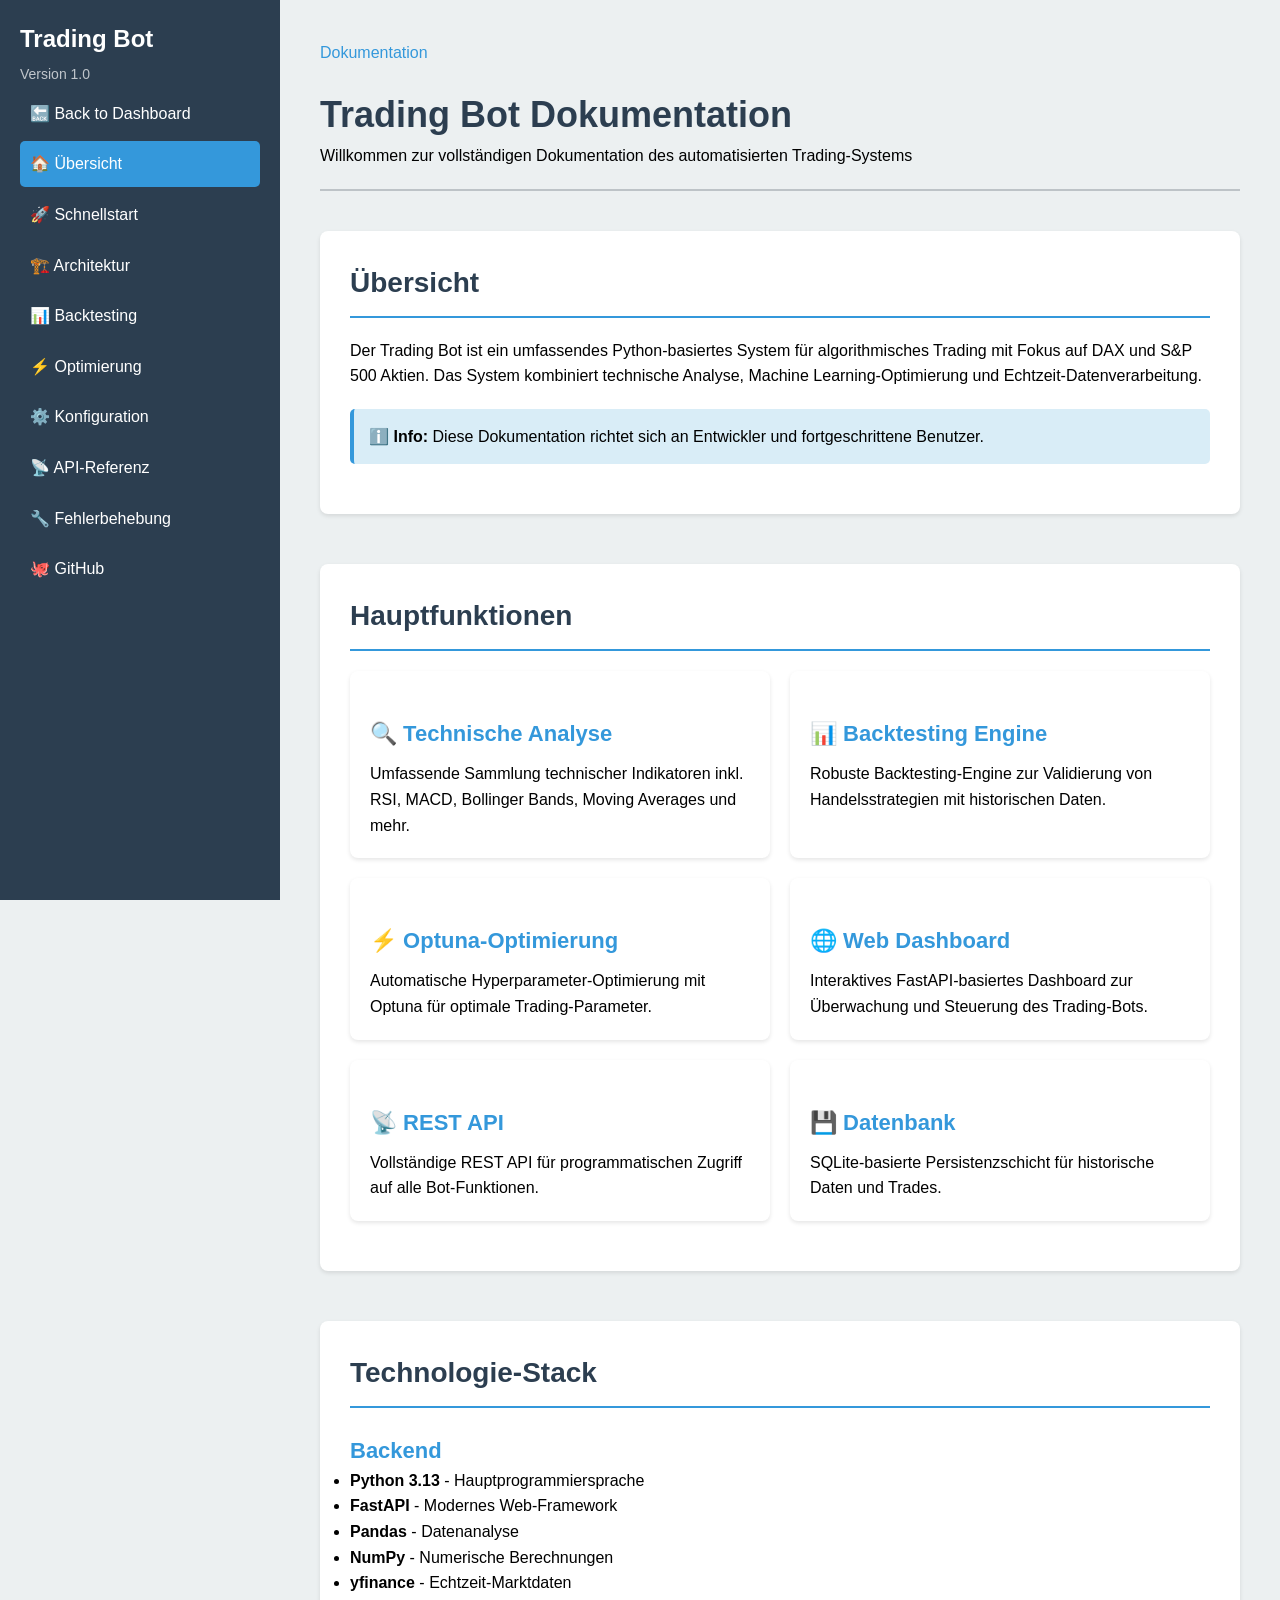
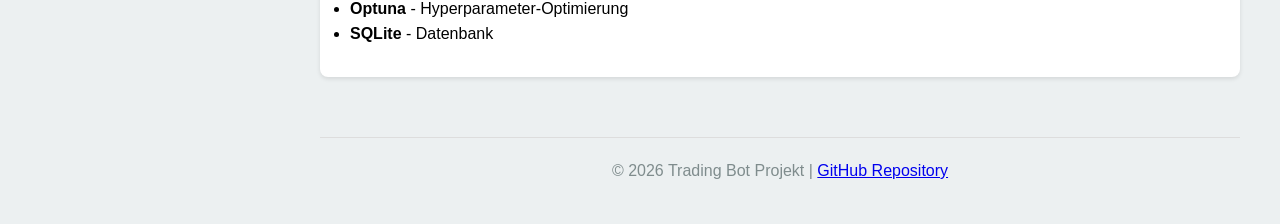
<file: Doku/index.html>
<!DOCTYPE html>
<html lang="de">
<head>
    <meta charset="UTF-8">
    <meta name="viewport" content="width=device-width, initial-scale=1.0">
    <title>Übersicht - Trading Bot Dokumentation</title>
    <link rel="stylesheet" href="css/style.css">
    <link rel="icon" href="/static/css/favicon.ico" type="image/x-icon">
</head>
<body>
    <div class="container">
        <aside class="sidebar">
    <div class="sidebar-header">
        <h1>Trading Bot</h1>
        <p class="version">Version 1.0</p>
    </div>
    <nav>
        <ul class="nav-menu">
            <li><a href="../">🔙 Back to Dashboard</a></li>
            <li><a href="index.html">🏠 Übersicht</a></li>
            <li><a href="getting-started.html">🚀 Schnellstart</a></li>
            <li><a href="architecture.html">🏗️ Architektur</a></li>
            <li><a href="backtesting.html">📊 Backtesting</a></li>
            <li><a href="optimization.html">⚡ Optimierung</a></li>
            <li><a href="configuration.html">⚙️ Konfiguration</a></li>
            <li><a href="api-reference.html">📡 API-Referenz</a></li>
            <li><a href="troubleshooting.html">🔧 Fehlerbehebung</a></li>
            <li><a href="https://github.com/moraine128/trading_app.git" target="_blank">🐙 GitHub</a></li>
        </ul>
    </nav>
</aside>
        <main class="main-content">
            <div class="breadcrumb">
                <a href="index.html">Dokumentation</a>
            </div>
            
<div class="doc-header">
    <h1>Trading Bot Dokumentation</h1>
    <p class="subtitle">Willkommen zur vollständigen Dokumentation des automatisierten Trading-Systems</p>
</div>

<section class="section">
    <h2>Übersicht</h2>
    <p>Der Trading Bot ist ein umfassendes Python-basiertes System für algorithmisches Trading mit Fokus auf DAX und S&P 500 Aktien. Das System kombiniert technische Analyse, Machine Learning-Optimierung und Echtzeit-Datenverarbeitung.</p>
    <div class="alert alert-info">
        <strong>ℹ️ Info:</strong> Diese Dokumentation richtet sich an Entwickler und fortgeschrittene Benutzer.
    </div>
</section>

<section class="section">
    <h2>Hauptfunktionen</h2>
    <div class="card-grid">
        <div class="card">
            <h3>🔍 Technische Analyse</h3>
            <p>Umfassende Sammlung technischer Indikatoren inkl. RSI, MACD, Bollinger Bands, Moving Averages und mehr.</p>
        </div>
        <div class="card">
            <h3>📊 Backtesting Engine</h3>
            <p>Robuste Backtesting-Engine zur Validierung von Handelsstrategien mit historischen Daten.</p>
        </div>
        <div class="card">
            <h3>⚡ Optuna-Optimierung</h3>
            <p>Automatische Hyperparameter-Optimierung mit Optuna für optimale Trading-Parameter.</p>
        </div>
        <div class="card">
            <h3>🌐 Web Dashboard</h3>
            <p>Interaktives FastAPI-basiertes Dashboard zur Überwachung und Steuerung des Trading-Bots.</p>
        </div>
        <div class="card">
            <h3>📡 REST API</h3>
            <p>Vollständige REST API für programmatischen Zugriff auf alle Bot-Funktionen.</p>
        </div>
        <div class="card">
            <h3>💾 Datenbank</h3>
            <p>SQLite-basierte Persistenzschicht für historische Daten und Trades.</p>
        </div>
    </div>
</section>

<section class="section">
    <h2>Technologie-Stack</h2>
    <h3>Backend</h3>
    <ul>
        <li><strong>Python 3.13</strong> - Hauptprogrammiersprache</li>
        <li><strong>FastAPI</strong> - Modernes Web-Framework</li>
        <li><strong>Pandas</strong> - Datenanalyse</li>
        <li><strong>NumPy</strong> - Numerische Berechnungen</li>
        <li><strong>yfinance</strong> - Echtzeit-Marktdaten</li>
        <li><strong>Optuna</strong> - Hyperparameter-Optimierung</li>
        <li><strong>SQLite</strong> - Datenbank</li>
    </ul>
</section>

            <footer class="doc-footer">
                <p>&copy; 2026 Trading Bot Projekt | <a href="https://github.com/moraine128/trading_app.git">GitHub Repository</a></p>
            </footer>
        </main>
    </div>
    <script src="js/navigation.js"></script>
</body>
</html>
</file>
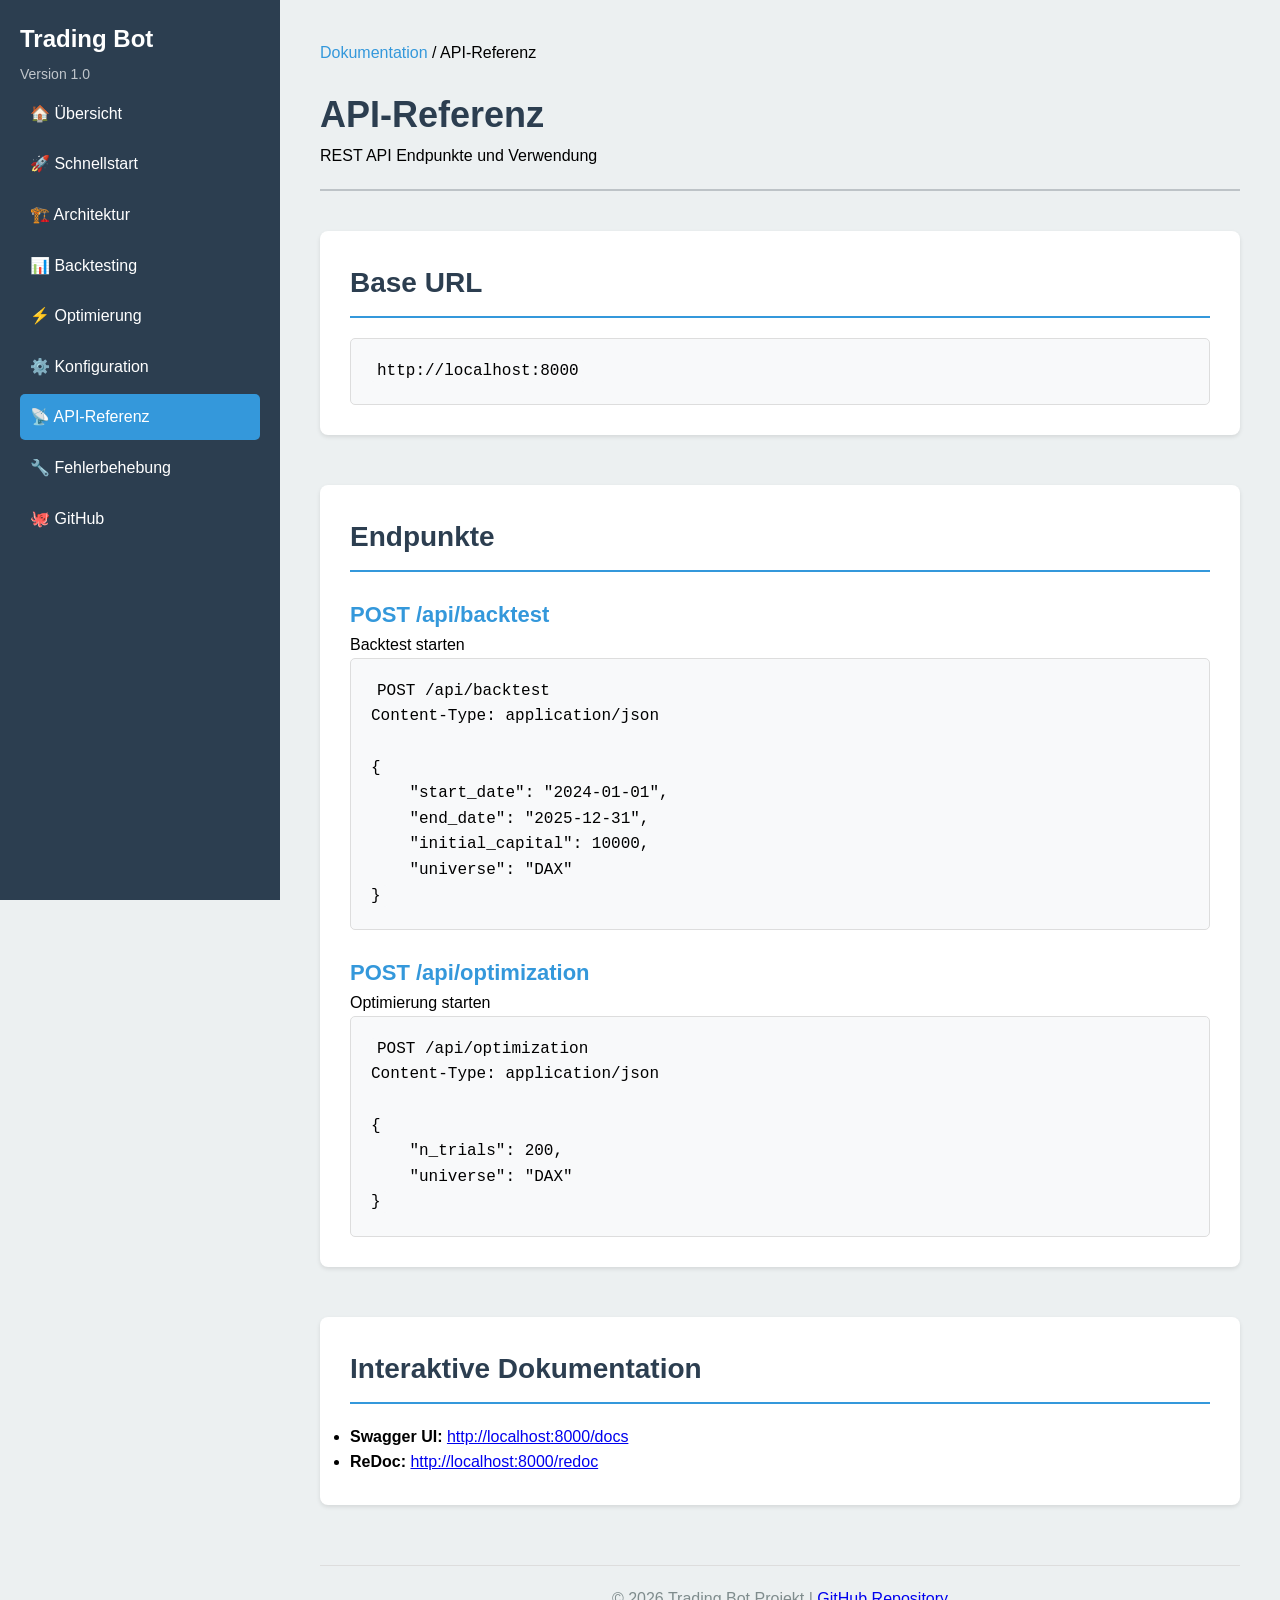
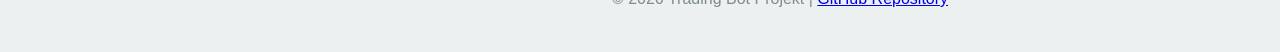
<file: Doku/api-reference.html>
<!DOCTYPE html>
<html lang="de">
<head>
    <meta charset="UTF-8">
    <meta name="viewport" content="width=device-width, initial-scale=1.0">
    <title>API-Referenz - Trading Bot Dokumentation</title>
    <link rel="stylesheet" href="css/style.css">
    <link rel="icon" href="/static/css/favicon.ico" type="image/x-icon">
</head>
<body>
    <div class="container">
        <aside class="sidebar">
    <div class="sidebar-header">
        <h1>Trading Bot</h1>
        <p class="version">Version 1.0</p>
    </div>
    <nav>
        <ul class="nav-menu">
            <li><a href="index.html">🏠 Übersicht</a></li>
            <li><a href="getting-started.html">🚀 Schnellstart</a></li>
            <li><a href="architecture.html">🏗️ Architektur</a></li>
            <li><a href="backtesting.html">📊 Backtesting</a></li>
            <li><a href="optimization.html">⚡ Optimierung</a></li>
            <li><a href="configuration.html">⚙️ Konfiguration</a></li>
            <li><a href="api-reference.html">📡 API-Referenz</a></li>
            <li><a href="troubleshooting.html">🔧 Fehlerbehebung</a></li>
            <li><a href="https://github.com/moraine128/trading_app.git" target="_blank">🐙 GitHub</a></li>
        </ul>
    </nav>
</aside>
        <main class="main-content">
            <div class="breadcrumb">
                <a href="index.html">Dokumentation</a> <span>/</span> API-Referenz
            </div>
            
<div class="doc-header">
    <h1>API-Referenz</h1>
    <p class="subtitle">REST API Endpunkte und Verwendung</p>
</div>

<section class="section">
    <h2>Base URL</h2>
    <pre><code>http://localhost:8000</code></pre>
</section>

<section class="section">
    <h2>Endpunkte</h2>

    <h3>POST /api/backtest</h3>
    <p>Backtest starten</p>
    <pre><code>POST /api/backtest
Content-Type: application/json

{
    "start_date": "2024-01-01",
    "end_date": "2025-12-31",
    "initial_capital": 10000,
    "universe": "DAX"
}</code></pre>

    <h3>POST /api/optimization</h3>
    <p>Optimierung starten</p>
    <pre><code>POST /api/optimization
Content-Type: application/json

{
    "n_trials": 200,
    "universe": "DAX"
}</code></pre>
</section>

<section class="section">
    <h2>Interaktive Dokumentation</h2>
    <ul>
        <li><strong>Swagger UI:</strong> <a href="http://localhost:8000/docs">http://localhost:8000/docs</a></li>
        <li><strong>ReDoc:</strong> <a href="http://localhost:8000/redoc">http://localhost:8000/redoc</a></li>
    </ul>
</section>

            <footer class="doc-footer">
                <p>&copy; 2026 Trading Bot Projekt | <a href="https://github.com/moraine128/trading_app.git">GitHub Repository</a></p>
            </footer>
        </main>
    </div>
    <script src="js/navigation.js"></script>
</body>
</html>
</file>
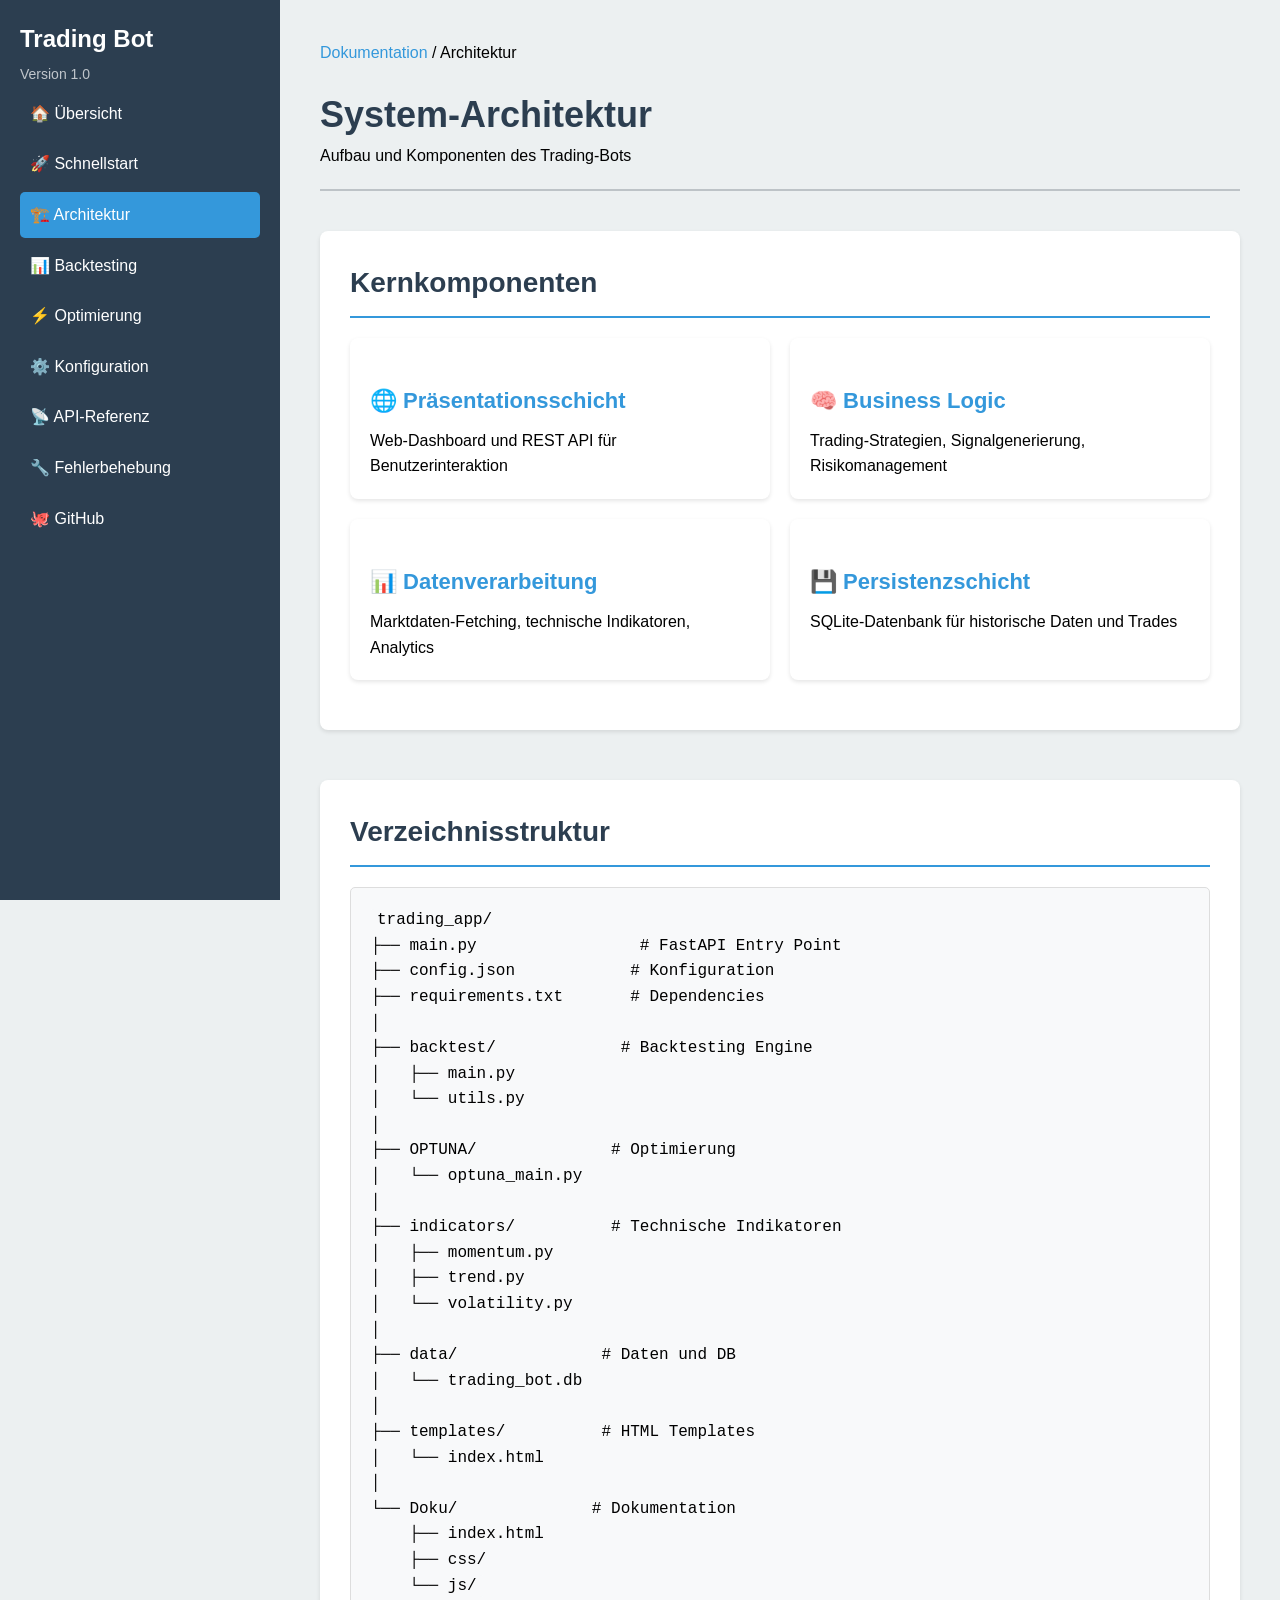
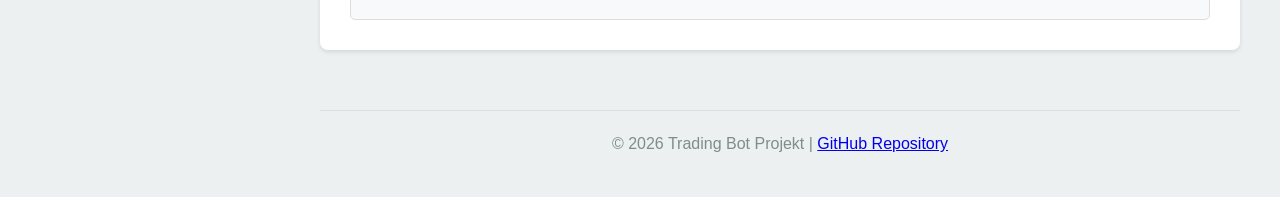
<file: Doku/architecture.html>
<!DOCTYPE html>
<html lang="de">
<head>
    <meta charset="UTF-8">
    <meta name="viewport" content="width=device-width, initial-scale=1.0">
    <title>Architektur - Trading Bot Dokumentation</title>
    <link rel="stylesheet" href="css/style.css">
    <link rel="icon" href="/static/css/favicon.ico" type="image/x-icon">
</head>
<body>
    <div class="container">
        <aside class="sidebar">
    <div class="sidebar-header">
        <h1>Trading Bot</h1>
        <p class="version">Version 1.0</p>
    </div>
    <nav>
        <ul class="nav-menu">
            <li><a href="index.html">🏠 Übersicht</a></li>
            <li><a href="getting-started.html">🚀 Schnellstart</a></li>
            <li><a href="architecture.html">🏗️ Architektur</a></li>
            <li><a href="backtesting.html">📊 Backtesting</a></li>
            <li><a href="optimization.html">⚡ Optimierung</a></li>
            <li><a href="configuration.html">⚙️ Konfiguration</a></li>
            <li><a href="api-reference.html">📡 API-Referenz</a></li>
            <li><a href="troubleshooting.html">🔧 Fehlerbehebung</a></li>
            <li><a href="https://github.com/moraine128/trading_app.git" target="_blank">🐙 GitHub</a></li>
        </ul>
    </nav>
</aside>
        <main class="main-content">
            <div class="breadcrumb">
                <a href="index.html">Dokumentation</a> <span>/</span> Architektur
            </div>
            
<div class="doc-header">
    <h1>System-Architektur</h1>
    <p class="subtitle">Aufbau und Komponenten des Trading-Bots</p>
</div>

<section class="section">
    <h2>Kernkomponenten</h2>
    <div class="card-grid">
        <div class="card">
            <h3>🌐 Präsentationsschicht</h3>
            <p>Web-Dashboard und REST API für Benutzerinteraktion</p>
        </div>
        <div class="card">
            <h3>🧠 Business Logic</h3>
            <p>Trading-Strategien, Signalgenerierung, Risikomanagement</p>
        </div>
        <div class="card">
            <h3>📊 Datenverarbeitung</h3>
            <p>Marktdaten-Fetching, technische Indikatoren, Analytics</p>
        </div>
        <div class="card">
            <h3>💾 Persistenzschicht</h3>
            <p>SQLite-Datenbank für historische Daten und Trades</p>
        </div>
    </div>
</section>

<section class="section">
    <h2>Verzeichnisstruktur</h2>
    <pre><code>trading_app/
├── main.py                 # FastAPI Entry Point
├── config.json            # Konfiguration
├── requirements.txt       # Dependencies
│
├── backtest/             # Backtesting Engine
│   ├── main.py
│   └── utils.py
│
├── OPTUNA/              # Optimierung
│   └── optuna_main.py
│
├── indicators/          # Technische Indikatoren
│   ├── momentum.py
│   ├── trend.py
│   └── volatility.py
│
├── data/               # Daten und DB
│   └── trading_bot.db
│
├── templates/          # HTML Templates
│   └── index.html
│
└── Doku/              # Dokumentation
    ├── index.html
    ├── css/
    └── js/</code></pre>
</section>

            <footer class="doc-footer">
                <p>&copy; 2026 Trading Bot Projekt | <a href="https://github.com/moraine128/trading_app.git">GitHub Repository</a></p>
            </footer>
        </main>
    </div>
    <script src="js/navigation.js"></script>
</body>
</html>
</file>
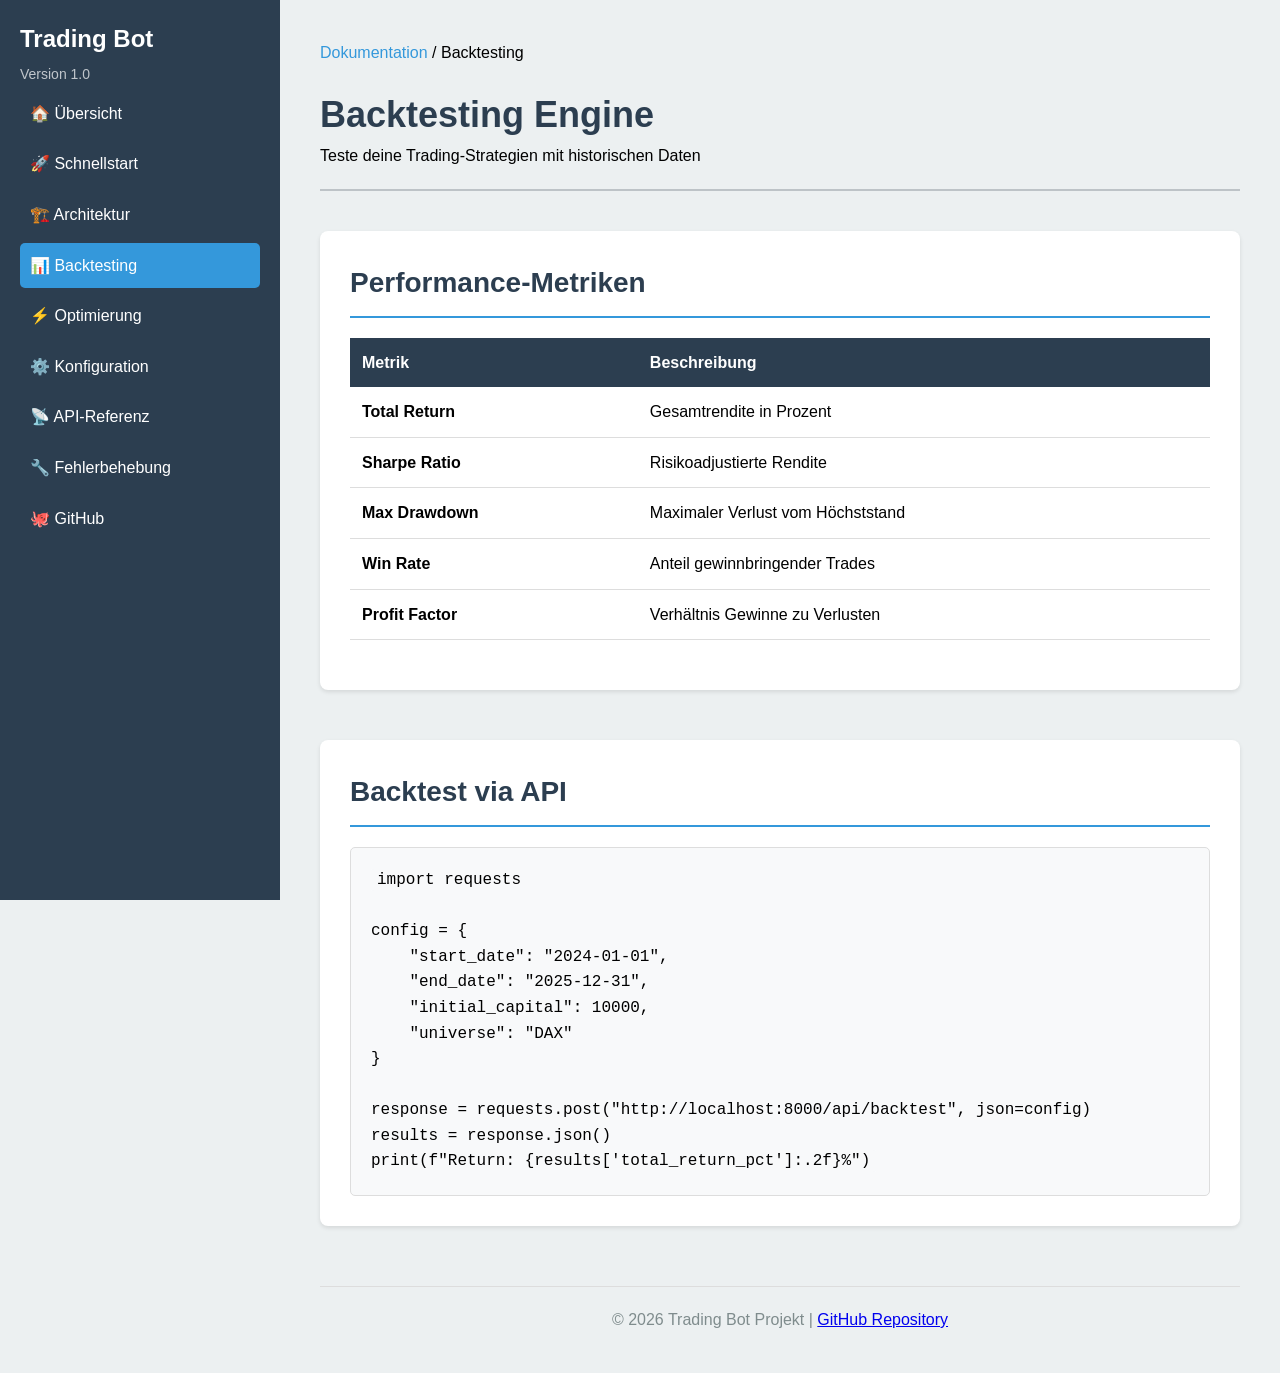
<file: Doku/backtesting.html>
<!DOCTYPE html>
<html lang="de">
<head>
    <meta charset="UTF-8">
    <meta name="viewport" content="width=device-width, initial-scale=1.0">
    <title>Backtesting - Trading Bot Dokumentation</title>
    <link rel="stylesheet" href="css/style.css">
    <link rel="icon" href="/static/css/favicon.ico" type="image/x-icon">
</head>
<body>
    <div class="container">
        <aside class="sidebar">
    <div class="sidebar-header">
        <h1>Trading Bot</h1>
        <p class="version">Version 1.0</p>
    </div>
    <nav>
        <ul class="nav-menu">
            <li><a href="index.html">🏠 Übersicht</a></li>
            <li><a href="getting-started.html">🚀 Schnellstart</a></li>
            <li><a href="architecture.html">🏗️ Architektur</a></li>
            <li><a href="backtesting.html">📊 Backtesting</a></li>
            <li><a href="optimization.html">⚡ Optimierung</a></li>
            <li><a href="configuration.html">⚙️ Konfiguration</a></li>
            <li><a href="api-reference.html">📡 API-Referenz</a></li>
            <li><a href="troubleshooting.html">🔧 Fehlerbehebung</a></li>
            <li><a href="https://github.com/moraine128/trading_app.git" target="_blank">🐙 GitHub</a></li>
        </ul>
    </nav>
</aside>
        <main class="main-content">
            <div class="breadcrumb">
                <a href="index.html">Dokumentation</a> <span>/</span> Backtesting
            </div>
            
<div class="doc-header">
    <h1>Backtesting Engine</h1>
    <p class="subtitle">Teste deine Trading-Strategien mit historischen Daten</p>
</div>

<section class="section">
    <h2>Performance-Metriken</h2>
    <table>
        <thead>
            <tr>
                <th>Metrik</th>
                <th>Beschreibung</th>
            </tr>
        </thead>
        <tbody>
            <tr>
                <td><strong>Total Return</strong></td>
                <td>Gesamtrendite in Prozent</td>
            </tr>
            <tr>
                <td><strong>Sharpe Ratio</strong></td>
                <td>Risikoadjustierte Rendite</td>
            </tr>
            <tr>
                <td><strong>Max Drawdown</strong></td>
                <td>Maximaler Verlust vom Höchststand</td>
            </tr>
            <tr>
                <td><strong>Win Rate</strong></td>
                <td>Anteil gewinnbringender Trades</td>
            </tr>
            <tr>
                <td><strong>Profit Factor</strong></td>
                <td>Verhältnis Gewinne zu Verlusten</td>
            </tr>
        </tbody>
    </table>
</section>

<section class="section">
    <h2>Backtest via API</h2>
    <pre><code>import requests

config = {
    "start_date": "2024-01-01",
    "end_date": "2025-12-31",
    "initial_capital": 10000,
    "universe": "DAX"
}

response = requests.post("http://localhost:8000/api/backtest", json=config)
results = response.json()
print(f"Return: {results['total_return_pct']:.2f}%")</code></pre>
</section>

            <footer class="doc-footer">
                <p>&copy; 2026 Trading Bot Projekt | <a href="https://github.com/moraine128/trading_app.git">GitHub Repository</a></p>
            </footer>
        </main>
    </div>
    <script src="js/navigation.js"></script>
</body>
</html>
</file>
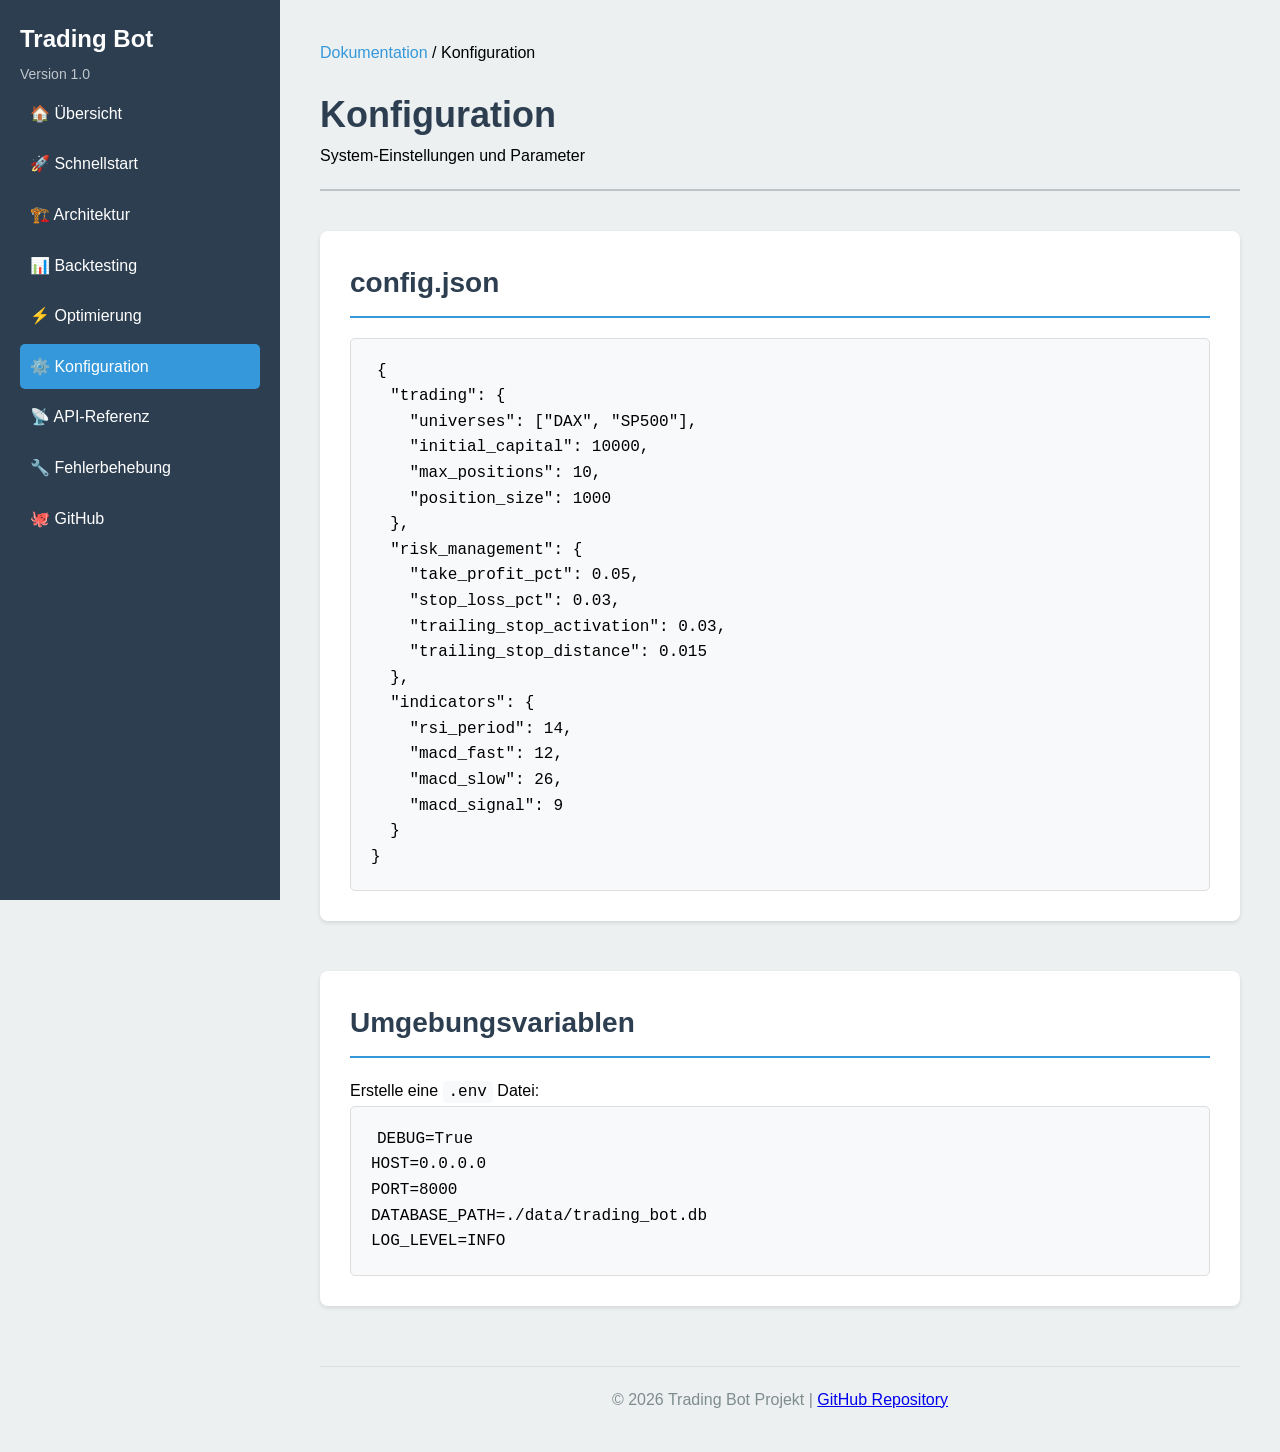
<file: Doku/configuration.html>
<!DOCTYPE html>
<html lang="de">
<head>
    <meta charset="UTF-8">
    <meta name="viewport" content="width=device-width, initial-scale=1.0">
    <title>Konfiguration - Trading Bot Dokumentation</title>
    <link rel="stylesheet" href="css/style.css">
    <link rel="icon" href="/static/css/favicon.ico" type="image/x-icon">
</head>
<body>
    <div class="container">
        <aside class="sidebar">
    <div class="sidebar-header">
        <h1>Trading Bot</h1>
        <p class="version">Version 1.0</p>
    </div>
    <nav>
        <ul class="nav-menu">
            <li><a href="index.html">🏠 Übersicht</a></li>
            <li><a href="getting-started.html">🚀 Schnellstart</a></li>
            <li><a href="architecture.html">🏗️ Architektur</a></li>
            <li><a href="backtesting.html">📊 Backtesting</a></li>
            <li><a href="optimization.html">⚡ Optimierung</a></li>
            <li><a href="configuration.html">⚙️ Konfiguration</a></li>
            <li><a href="api-reference.html">📡 API-Referenz</a></li>
            <li><a href="troubleshooting.html">🔧 Fehlerbehebung</a></li>
            <li><a href="https://github.com/moraine128/trading_app.git" target="_blank">🐙 GitHub</a></li>
        </ul>
    </nav>
</aside>
        <main class="main-content">
            <div class="breadcrumb">
                <a href="index.html">Dokumentation</a> <span>/</span> Konfiguration
            </div>
            
<div class="doc-header">
    <h1>Konfiguration</h1>
    <p class="subtitle">System-Einstellungen und Parameter</p>
</div>

<section class="section">
    <h2>config.json</h2>
    <pre><code>{
  "trading": {
    "universes": ["DAX", "SP500"],
    "initial_capital": 10000,
    "max_positions": 10,
    "position_size": 1000
  },
  "risk_management": {
    "take_profit_pct": 0.05,
    "stop_loss_pct": 0.03,
    "trailing_stop_activation": 0.03,
    "trailing_stop_distance": 0.015
  },
  "indicators": {
    "rsi_period": 14,
    "macd_fast": 12,
    "macd_slow": 26,
    "macd_signal": 9
  }
}</code></pre>
</section>

<section class="section">
    <h2>Umgebungsvariablen</h2>
    <p>Erstelle eine <code>.env</code> Datei:</p>
    <pre><code>DEBUG=True
HOST=0.0.0.0
PORT=8000
DATABASE_PATH=./data/trading_bot.db
LOG_LEVEL=INFO</code></pre>
</section>

            <footer class="doc-footer">
                <p>&copy; 2026 Trading Bot Projekt | <a href="https://github.com/moraine128/trading_app.git">GitHub Repository</a></p>
            </footer>
        </main>
    </div>
    <script src="js/navigation.js"></script>
</body>
</html>
</file>
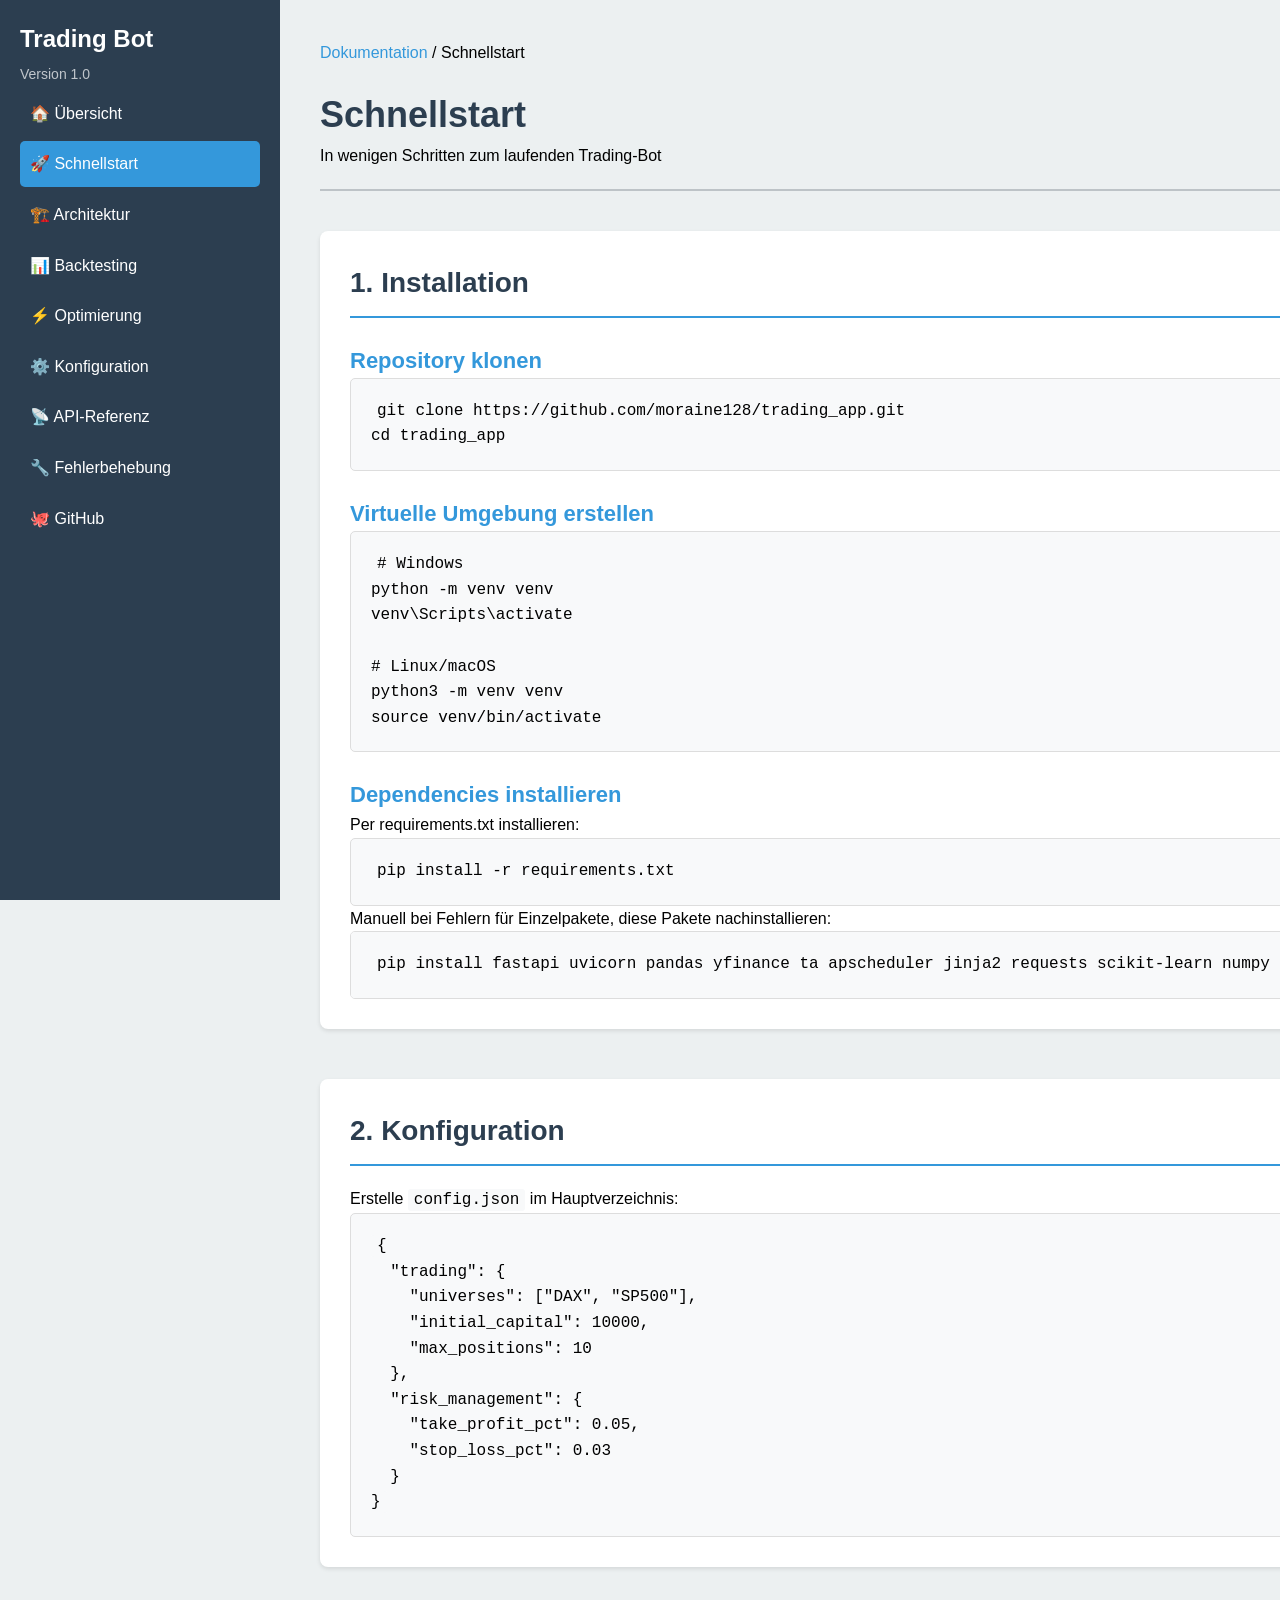
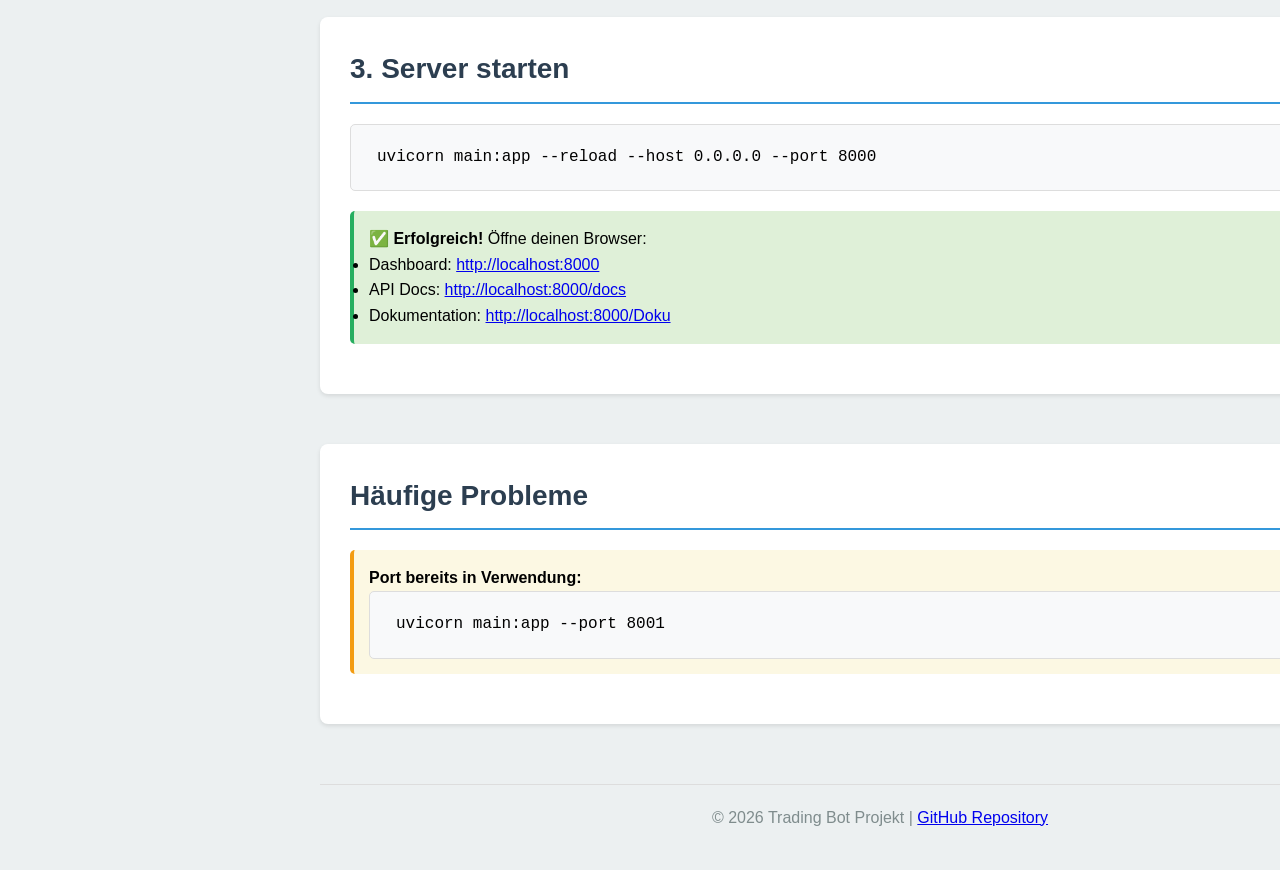
<file: Doku/getting-started.html>
<!DOCTYPE html>
<html lang="de">
<head>
    <meta charset="UTF-8">
    <meta name="viewport" content="width=device-width, initial-scale=1.0">
    <title>Schnellstart - Trading Bot Dokumentation</title>
    <link rel="stylesheet" href="css/style.css">
    <link rel="icon" href="/static/css/favicon.ico" type="image/x-icon">
</head>
<body>
    <div class="container">
        <aside class="sidebar">
    <div class="sidebar-header">
        <h1>Trading Bot</h1>
        <p class="version">Version 1.0</p>
    </div>
    <nav>
        <ul class="nav-menu">
            <li><a href="index.html">🏠 Übersicht</a></li>
            <li><a href="getting-started.html">🚀 Schnellstart</a></li>
            <li><a href="architecture.html">🏗️ Architektur</a></li>
            <li><a href="backtesting.html">📊 Backtesting</a></li>
            <li><a href="optimization.html">⚡ Optimierung</a></li>
            <li><a href="configuration.html">⚙️ Konfiguration</a></li>
            <li><a href="api-reference.html">📡 API-Referenz</a></li>
            <li><a href="troubleshooting.html">🔧 Fehlerbehebung</a></li>
            <li><a href="https://github.com/moraine128/trading_app.git" target="_blank">🐙 GitHub</a></li>
        </ul>
    </nav>
</aside>
        <main class="main-content">
            <div class="breadcrumb">
                <a href="index.html">Dokumentation</a> <span>/</span> Schnellstart
            </div>
            
<div class="doc-header">
    <h1>Schnellstart</h1>
    <p class="subtitle">In wenigen Schritten zum laufenden Trading-Bot</p>
</div>

<section class="section">
    <h2>1. Installation</h2>
    <h3>Repository klonen</h3>
    <pre><code>git clone https://github.com/moraine128/trading_app.git
cd trading_app</code></pre>

    <h3>Virtuelle Umgebung erstellen</h3>
    <pre><code># Windows
python -m venv venv
venv\Scripts\activate

# Linux/macOS
python3 -m venv venv
source venv/bin/activate</code></pre>

    <h3>Dependencies installieren</h3>
    Per requirements.txt installieren: <pre><code>pip install -r requirements.txt</code></pre>
    Manuell bei Fehlern für Einzelpakete, diese Pakete nachinstallieren: <pre><code>pip install fastapi uvicorn pandas yfinance ta apscheduler jinja2 requests scikit-learn numpy plotly python-multipart optuna</code></pre>
    

</section>

<section class="section">
    <h2>2. Konfiguration</h2>
    <p>Erstelle <code>config.json</code> im Hauptverzeichnis:</p>
    <pre><code>{
  "trading": {
    "universes": ["DAX", "SP500"],
    "initial_capital": 10000,
    "max_positions": 10
  },
  "risk_management": {
    "take_profit_pct": 0.05,
    "stop_loss_pct": 0.03
  }
}</code></pre>
</section>

<section class="section">
    <h2>3. Server starten</h2>
    <pre><code>uvicorn main:app --reload --host 0.0.0.0 --port 8000</code></pre>
    <div class="alert alert-success">
        <strong>✅ Erfolgreich!</strong> Öffne deinen Browser:
        <ul>
            <li>Dashboard: <a href="http://localhost:8000">http://localhost:8000</a></li>
            <li>API Docs: <a href="http://localhost:8000/docs">http://localhost:8000/docs</a></li>
            <li>Dokumentation: <a href="http://localhost:8000/Doku">http://localhost:8000/Doku</a></li>
        </ul>
    </div>
</section>

<section class="section">
    <h2>Häufige Probleme</h2>
    <div class="alert alert-warning">
        <strong>Port bereits in Verwendung:</strong>
        <pre><code>uvicorn main:app --port 8001</code></pre>
    </div>
</section>

            <footer class="doc-footer">
                <p>&copy; 2026 Trading Bot Projekt | <a href="https://github.com/moraine128/trading_app.git">GitHub Repository</a></p>
            </footer>
        </main>
    </div>
    <script src="js/navigation.js"></script>
</body>
</html>
</file>
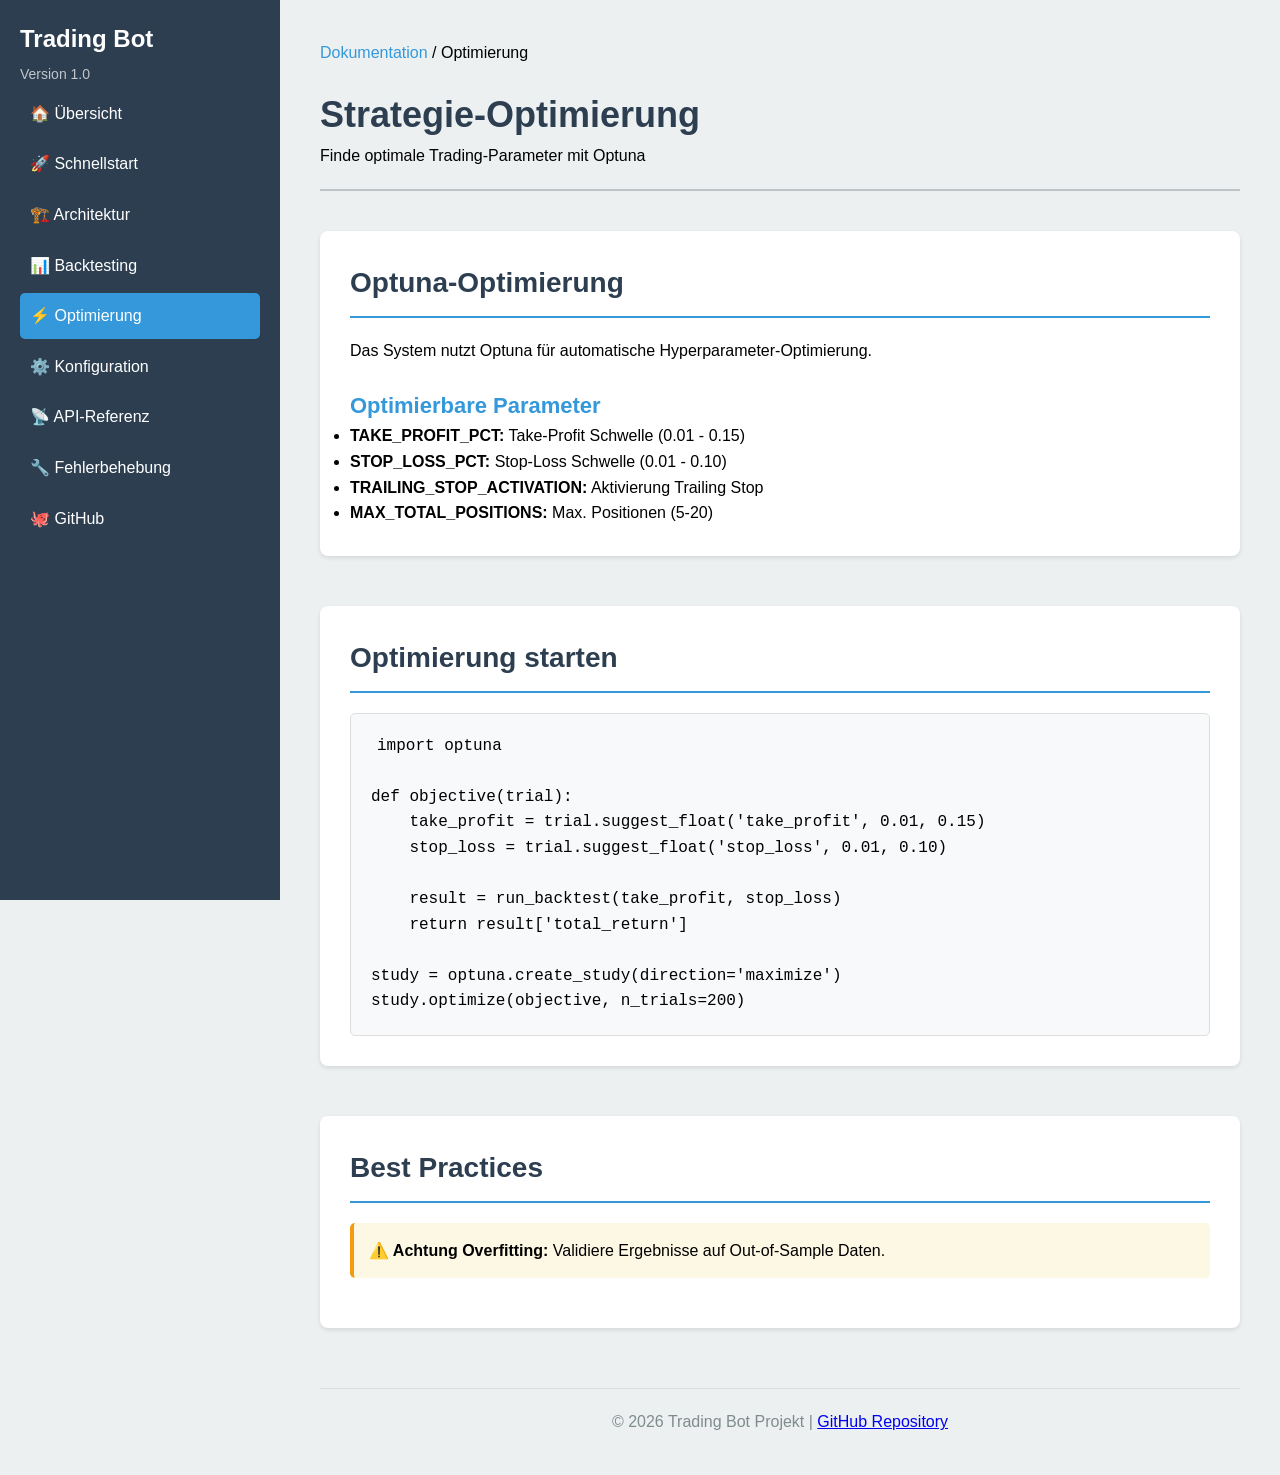
<file: Doku/optimization.html>
<!DOCTYPE html>
<html lang="de">
<head>
    <meta charset="UTF-8">
    <meta name="viewport" content="width=device-width, initial-scale=1.0">
    <title>Optimierung - Trading Bot Dokumentation</title>
    <link rel="stylesheet" href="css/style.css">
    <link rel="icon" href="/static/css/favicon.ico" type="image/x-icon">
</head>
<body>
    <div class="container">
        <aside class="sidebar">
    <div class="sidebar-header">
        <h1>Trading Bot</h1>
        <p class="version">Version 1.0</p>
    </div>
    <nav>
        <ul class="nav-menu">
            <li><a href="index.html">🏠 Übersicht</a></li>
            <li><a href="getting-started.html">🚀 Schnellstart</a></li>
            <li><a href="architecture.html">🏗️ Architektur</a></li>
            <li><a href="backtesting.html">📊 Backtesting</a></li>
            <li><a href="optimization.html">⚡ Optimierung</a></li>
            <li><a href="configuration.html">⚙️ Konfiguration</a></li>
            <li><a href="api-reference.html">📡 API-Referenz</a></li>
            <li><a href="troubleshooting.html">🔧 Fehlerbehebung</a></li>
            <li><a href="https://github.com/moraine128/trading_app.git" target="_blank">🐙 GitHub</a></li>
        </ul>
    </nav>
</aside>
        <main class="main-content">
            <div class="breadcrumb">
                <a href="index.html">Dokumentation</a> <span>/</span> Optimierung
            </div>
            
<div class="doc-header">
    <h1>Strategie-Optimierung</h1>
    <p class="subtitle">Finde optimale Trading-Parameter mit Optuna</p>
</div>

<section class="section">
    <h2>Optuna-Optimierung</h2>
    <p>Das System nutzt Optuna für automatische Hyperparameter-Optimierung.</p>

    <h3>Optimierbare Parameter</h3>
    <ul>
        <li><strong>TAKE_PROFIT_PCT:</strong> Take-Profit Schwelle (0.01 - 0.15)</li>
        <li><strong>STOP_LOSS_PCT:</strong> Stop-Loss Schwelle (0.01 - 0.10)</li>
        <li><strong>TRAILING_STOP_ACTIVATION:</strong> Aktivierung Trailing Stop</li>
        <li><strong>MAX_TOTAL_POSITIONS:</strong> Max. Positionen (5-20)</li>
    </ul>
</section>

<section class="section">
    <h2>Optimierung starten</h2>
    <pre><code>import optuna

def objective(trial):
    take_profit = trial.suggest_float('take_profit', 0.01, 0.15)
    stop_loss = trial.suggest_float('stop_loss', 0.01, 0.10)

    result = run_backtest(take_profit, stop_loss)
    return result['total_return']

study = optuna.create_study(direction='maximize')
study.optimize(objective, n_trials=200)</code></pre>
</section>

<section class="section">
    <h2>Best Practices</h2>
    <div class="alert alert-warning">
        <strong>⚠️ Achtung Overfitting:</strong> Validiere Ergebnisse auf Out-of-Sample Daten.
    </div>
</section>

            <footer class="doc-footer">
                <p>&copy; 2026 Trading Bot Projekt | <a href="https://github.com/moraine128/trading_app.git">GitHub Repository</a></p>
            </footer>
        </main>
    </div>
    <script src="js/navigation.js"></script>
</body>
</html>
</file>
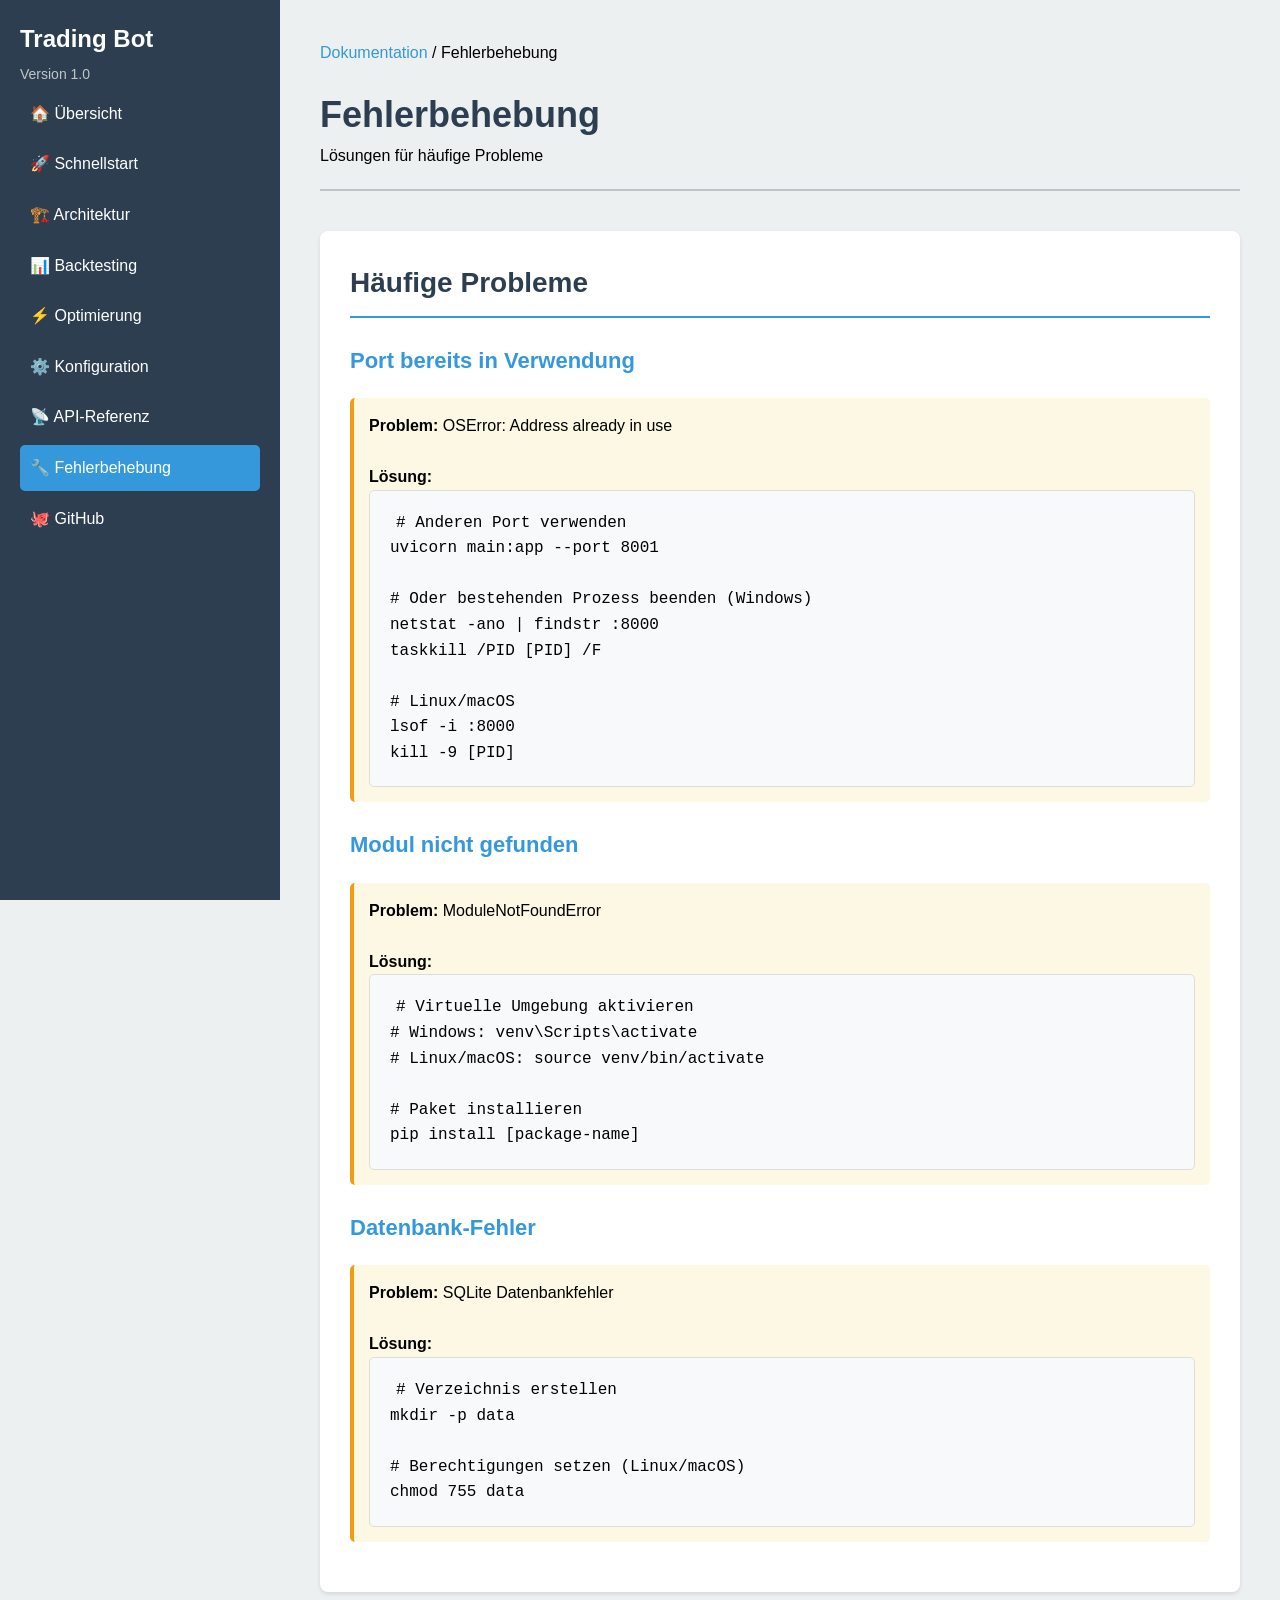
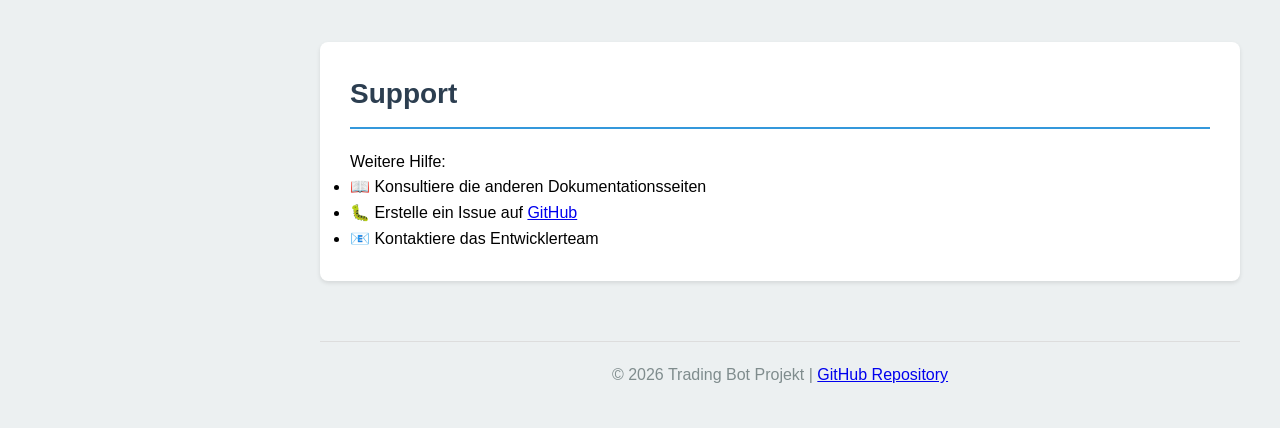
<file: Doku/troubleshooting.html>
<!DOCTYPE html>
<html lang="de">
<head>
    <meta charset="UTF-8">
    <meta name="viewport" content="width=device-width, initial-scale=1.0">
    <title>Fehlerbehebung - Trading Bot Dokumentation</title>
    <link rel="stylesheet" href="css/style.css">
    <link rel="icon" href="/static/css/favicon.ico" type="image/x-icon">
</head>
<body>
    <div class="container">
        <aside class="sidebar">
    <div class="sidebar-header">
        <h1>Trading Bot</h1>
        <p class="version">Version 1.0</p>
    </div>
    <nav>
        <ul class="nav-menu">
            <li><a href="index.html">🏠 Übersicht</a></li>
            <li><a href="getting-started.html">🚀 Schnellstart</a></li>
            <li><a href="architecture.html">🏗️ Architektur</a></li>
            <li><a href="backtesting.html">📊 Backtesting</a></li>
            <li><a href="optimization.html">⚡ Optimierung</a></li>
            <li><a href="configuration.html">⚙️ Konfiguration</a></li>
            <li><a href="api-reference.html">📡 API-Referenz</a></li>
            <li><a href="troubleshooting.html">🔧 Fehlerbehebung</a></li>
            <li><a href="https://github.com/moraine128/trading_app.git" target="_blank">🐙 GitHub</a></li>
        </ul>
    </nav>
</aside>
        <main class="main-content">
            <div class="breadcrumb">
                <a href="index.html">Dokumentation</a> <span>/</span> Fehlerbehebung
            </div>
            
<div class="doc-header">
    <h1>Fehlerbehebung</h1>
    <p class="subtitle">Lösungen für häufige Probleme</p>
</div>

<section class="section">
    <h2>Häufige Probleme</h2>

    <h3>Port bereits in Verwendung</h3>
    <div class="alert alert-warning">
        <strong>Problem:</strong> OSError: Address already in use
        <br><br>
        <strong>Lösung:</strong>
        <pre><code># Anderen Port verwenden
uvicorn main:app --port 8001

# Oder bestehenden Prozess beenden (Windows)
netstat -ano | findstr :8000
taskkill /PID [PID] /F

# Linux/macOS
lsof -i :8000
kill -9 [PID]</code></pre>
    </div>

    <h3>Modul nicht gefunden</h3>
    <div class="alert alert-warning">
        <strong>Problem:</strong> ModuleNotFoundError
        <br><br>
        <strong>Lösung:</strong>
        <pre><code># Virtuelle Umgebung aktivieren
# Windows: venv\Scripts\activate
# Linux/macOS: source venv/bin/activate

# Paket installieren
pip install [package-name]</code></pre>
    </div>

    <h3>Datenbank-Fehler</h3>
    <div class="alert alert-warning">
        <strong>Problem:</strong> SQLite Datenbankfehler
        <br><br>
        <strong>Lösung:</strong>
        <pre><code># Verzeichnis erstellen
mkdir -p data

# Berechtigungen setzen (Linux/macOS)
chmod 755 data</code></pre>
    </div>
</section>

<section class="section">
    <h2>Support</h2>
    <p>Weitere Hilfe:</p>
    <ul>
        <li>📖 Konsultiere die anderen Dokumentationsseiten</li>
        <li>🐛 Erstelle ein Issue auf <a href="https://github.com/moraine128/trading_app/issues" target="_blank">GitHub</a></li>
        <li>📧 Kontaktiere das Entwicklerteam</li>
    </ul>
</section>

            <footer class="doc-footer">
                <p>&copy; 2026 Trading Bot Projekt | <a href="https://github.com/moraine128/trading_app.git">GitHub Repository</a></p>
            </footer>
        </main>
    </div>
    <script src="js/navigation.js"></script>
</body>
</html>
</file>
<file: Doku/css/style.css>
/* Basis-Styling für Trading Bot Dokumentation */
:root {
    --primary-color: #2c3e50;
    --secondary-color: #3498db;
    --success-color: #27ae60;
    --warning-color: #f39c12;
    --background-color: #ecf0f1;
}

* { margin: 0; padding: 0; box-sizing: border-box; }
body { font-family: 'Segoe UI', sans-serif; background: var(--background-color); line-height: 1.6; }
.container { display: flex; min-height: 100vh; }
.sidebar { width: 280px; background: var(--primary-color); color: white; padding: 20px; position: fixed; height: 100vh; overflow-y: auto; }
.sidebar-header h1 { font-size: 24px; margin-bottom: 5px; }
.sidebar-header .version { font-size: 14px; color: rgba(255,255,255,0.7); }
.nav-menu { list-style: none; }
.nav-menu a { display: block; color: white; text-decoration: none; padding: 10px; border-radius: 5px; margin: 5px 0; }
.nav-menu a:hover { background: rgba(255,255,255,0.1); }
.nav-menu a.active { background: var(--secondary-color); }
.main-content { margin-left: 280px; padding: 40px; flex: 1; max-width: 1200px; }
.doc-header { margin-bottom: 40px; padding-bottom: 20px; border-bottom: 2px solid #bdc3c7; }
.doc-header h1 { font-size: 36px; color: var(--primary-color); }
.section { margin-bottom: 50px; background: white; padding: 30px; border-radius: 8px; box-shadow: 0 2px 4px rgba(0,0,0,0.1); }
.section h2 { font-size: 28px; color: var(--primary-color); margin-bottom: 20px; border-bottom: 2px solid var(--secondary-color); padding-bottom: 10px; }
.section h3 { font-size: 22px; color: var(--secondary-color); margin-top: 25px; }
pre { background: #f8f9fa; border: 1px solid #ddd; padding: 20px; border-radius: 5px; overflow-x: auto; }
code { background: #f8f9fa; padding: 2px 6px; border-radius: 3px; font-family: 'Courier New', monospace; }
.alert { padding: 15px; border-radius: 5px; margin: 20px 0; border-left: 4px solid; }
.alert-info { background: #d9edf7; border-color: var(--secondary-color); }
.alert-success { background: #dff0d8; border-color: var(--success-color); }
.alert-warning { background: #fcf8e3; border-color: var(--warning-color); }
table { width: 100%; border-collapse: collapse; margin: 20px 0; }
table th { background: var(--primary-color); color: white; padding: 12px; text-align: left; }
table td { padding: 12px; border-bottom: 1px solid #ddd; }
.card-grid { display: grid; grid-template-columns: repeat(auto-fit, minmax(300px, 1fr)); gap: 20px; margin: 20px 0; }
.card { background: white; padding: 20px; border-radius: 8px; box-shadow: 0 2px 4px rgba(0,0,0,0.1); }
.card h3 { color: var(--secondary-color); margin-bottom: 10px; }
.breadcrumb { margin-bottom: 20px; }
.breadcrumb a { color: var(--secondary-color); text-decoration: none; }
.doc-footer { margin-top: 60px; padding-top: 20px; border-top: 1px solid #ddd; text-align: center; color: #7f8c8d; }
</file>
